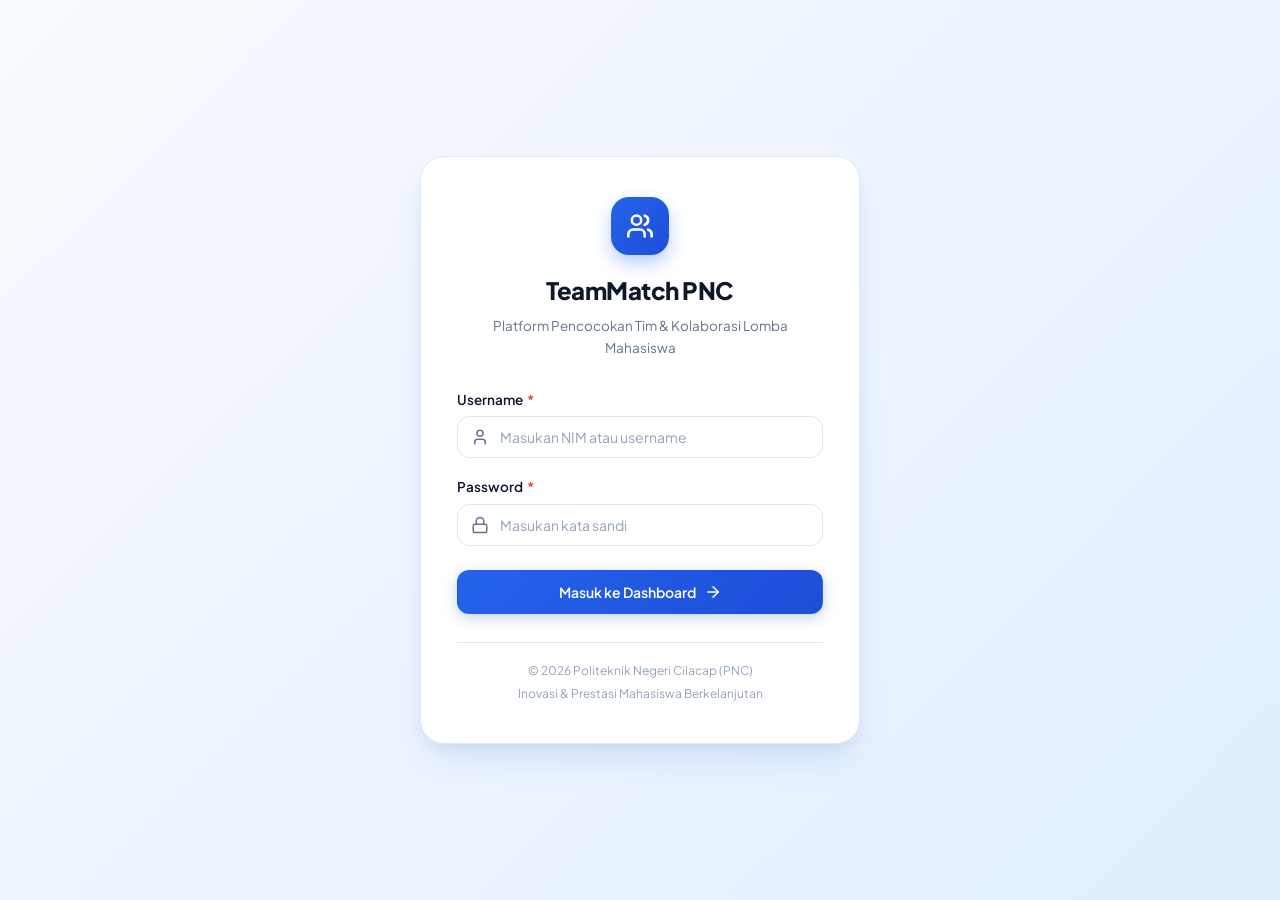
<file: index.html>
<!doctype html>
<html lang="id">
  <head>
    <meta charset="UTF-8" />
    <meta name="viewport" content="width=device-width, initial-scale=1.0" />
    <title>Login - TeamMatch PNC</title>
    <!-- Google Fonts & External Stylesheet -->
    <link rel="preconnect" href="https://fonts.googleapis.com" />
    <link rel="preconnect" href="https://fonts.gstatic.com" crossorigin />
    <link
      href="https://fonts.googleapis.com/css2?family=Plus+Jakarta+Sans:wght@400;500;600;700;800&display=swap"
      rel="stylesheet"
    />
    <link rel="stylesheet" href="style.css" />
  </head>
  <body>
    <div class="auth-wrapper">
      <div class="auth-card">
        <!-- Logo & Header -->
        <div class="auth-header">
          <div class="auth-logo-badge">
            <svg
              xmlns="http://www.w3.org/2000/svg"
              width="28"
              height="28"
              viewBox="0 0 24 24"
              fill="none"
              stroke="currentColor"
              stroke-width="2.2"
              stroke-linecap="round"
              stroke-linejoin="round"
            >
              <path d="M16 21v-2a4 4 0 0 0-4-4H6a4 4 0 0 0-4 4v2" />
              <circle cx="9" cy="7" r="4" />
              <path d="M22 21v-2a4 4 0 0 0-3-3.87" />
              <path d="M16 3.13a4 4 0 0 1 0 7.75" />
            </svg>
          </div>
          <h1 class="auth-title">TeamMatch <span>PNC</span></h1>
          <p class="auth-subtitle">
            Platform Pencocokan Tim & Kolaborasi Lomba Mahasiswa
          </p>
        </div>

        <!-- Form Login -->
        <form action="dashboard.html" method="get">
          <div class="form-group" style="margin-bottom: 18px;">
            <label class="form-label" for="username">
              Username <span class="req-star">*</span>
            </label>
            <div class="input-wrapper">
              <span class="input-icon">
                <svg
                  xmlns="http://www.w3.org/2000/svg"
                  width="18"
                  height="18"
                  viewBox="0 0 24 24"
                  fill="none"
                  stroke="currentColor"
                  stroke-width="2"
                  stroke-linecap="round"
                  stroke-linejoin="round"
                >
                  <path d="M19 21v-2a4 4 0 0 0-4-4H9a4 4 0 0 0-4 4v2" />
                  <circle cx="12" cy="7" r="4" />
                </svg>
              </span>
              <input
                id="username"
                class="form-control has-icon"
                type="text"
                name="username"
                placeholder="Masukan NIM atau username"
                required
              />
            </div>
          </div>

          <div class="form-group" style="margin-bottom: 24px;">
            <label class="form-label" for="password">
              Password <span class="req-star">*</span>
            </label>
            <div class="input-wrapper">
              <span class="input-icon">
                <svg
                  xmlns="http://www.w3.org/2000/svg"
                  width="18"
                  height="18"
                  viewBox="0 0 24 24"
                  fill="none"
                  stroke="currentColor"
                  stroke-width="2"
                  stroke-linecap="round"
                  stroke-linejoin="round"
                >
                  <rect width="18" height="11" x="3" y="11" rx="2" ry="2" />
                  <path d="M7 11V7a5 5 0 0 1 10 0v4" />
                </svg>
              </span>
              <input
                id="password"
                class="form-control has-icon"
                type="password"
                name="password"
                placeholder="Masukan kata sandi"
                required
              />
            </div>
          </div>

          <button type="submit" class="btn btn-primary btn-block">
            <span>Masuk ke Dashboard</span>
            <svg
              xmlns="http://www.w3.org/2000/svg"
              width="18"
              height="18"
              viewBox="0 0 24 24"
              fill="none"
              stroke="currentColor"
              stroke-width="2"
              stroke-linecap="round"
              stroke-linejoin="round"
            >
              <path d="M5 12h14" />
              <path d="m12 5 7 7-7 7" />
            </svg>
          </button>
        </form>

        <!-- Footer -->
        <div class="auth-footer">
          <p>© 2026 Politeknik Negeri Cilacap (PNC)</p>
          <p style="margin-top: 4px; color: var(--text-light);">
            Inovasi & Prestasi Mahasiswa Berkelanjutan
          </p>
        </div>
      </div>
    </div>
  </body>
</html>
</file>
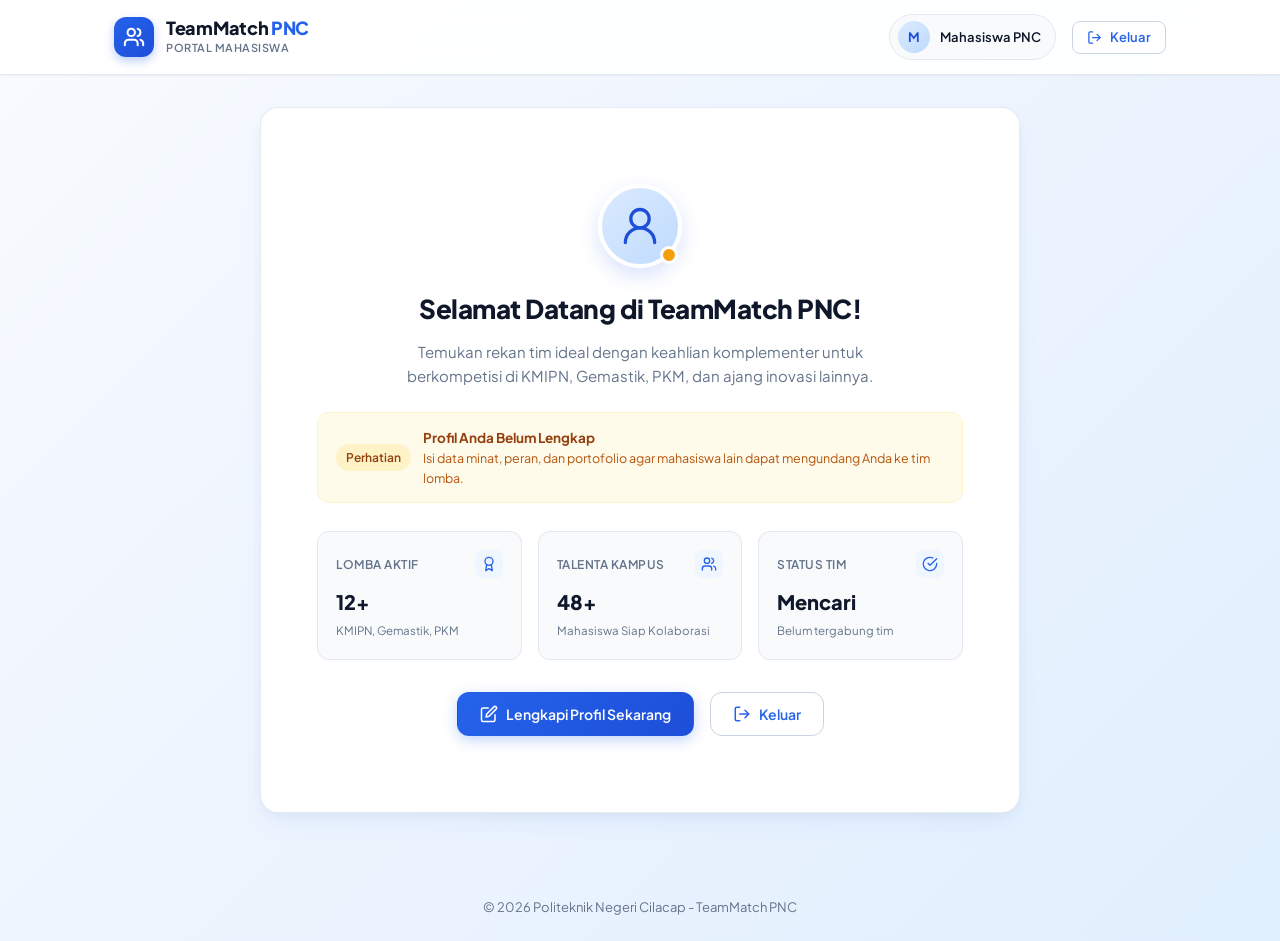
<file: dashboard.html>
<!doctype html>
<html lang="id">
  <head>
    <meta charset="UTF-8" />
    <meta name="viewport" content="width=device-width, initial-scale=1.0" />
    <title>Dashboard - TeamMatch PNC</title>
    <!-- Google Fonts & External Stylesheet -->
    <link rel="preconnect" href="https://fonts.googleapis.com" />
    <link rel="preconnect" href="https://fonts.gstatic.com" crossorigin />
    <link
      href="https://fonts.googleapis.com/css2?family=Plus+Jakarta+Sans:wght@400;500;600;700;800&display=swap"
      rel="stylesheet"
    />
    <link rel="stylesheet" href="style.css" />
  </head>
  <body>
    <div class="page-wrapper">
      <!-- Navbar -->
      <header class="navbar">
        <div class="nav-container">
          <a href="dashboard.html" class="nav-brand">
            <div class="brand-icon-box">
              <svg
                xmlns="http://www.w3.org/2000/svg"
                width="22"
                height="22"
                viewBox="0 0 24 24"
                fill="none"
                stroke="currentColor"
                stroke-width="2.2"
                stroke-linecap="round"
                stroke-linejoin="round"
              >
                <path d="M16 21v-2a4 4 0 0 0-4-4H6a4 4 0 0 0-4 4v2" />
                <circle cx="9" cy="7" r="4" />
                <path d="M22 21v-2a4 4 0 0 0-3-3.87" />
                <path d="M16 3.13a4 4 0 0 1 0 7.75" />
              </svg>
            </div>
            <div class="brand-text-wrap">
              <span class="brand-title">TeamMatch <span>PNC</span></span>
              <span class="brand-subtitle">Portal Mahasiswa</span>
            </div>
          </a>

          <div class="nav-actions">
            <div class="user-pill">
              <div class="user-avatar-sm">M</div>
              <span class="user-name-sm">Mahasiswa PNC</span>
            </div>
            <a href="index.html" class="btn btn-outline btn-sm">
              <svg
                xmlns="http://www.w3.org/2000/svg"
                width="15"
                height="15"
                viewBox="0 0 24 24"
                fill="none"
                stroke="currentColor"
                stroke-width="2"
                stroke-linecap="round"
                stroke-linejoin="round"
              >
                <path d="M9 21H5a2 2 0 0 1-2-2V5a2 2 0 0 1 2-2h4" />
                <polyline points="16 17 21 12 16 7" />
                <line x1="21" x2="9" y1="12" y2="12" />
              </svg>
              <span>Keluar</span>
            </a>
          </div>
        </div>
      </header>

      <!-- Main Content -->
      <main class="main-content">
        <div class="container-medium">
          <div class="card">
            <div class="welcome-hero">
              <!-- Avatar Hero -->
              <div class="avatar-large-wrap">
                <div class="avatar-large">
                  <svg
                    xmlns="http://www.w3.org/2000/svg"
                    width="44"
                    height="44"
                    viewBox="0 0 24 24"
                    fill="none"
                    stroke="currentColor"
                    stroke-width="1.8"
                    stroke-linecap="round"
                    stroke-linejoin="round"
                  >
                    <circle cx="12" cy="8" r="5" />
                    <path d="M20 21a8 8 0 0 0-16 0" />
                  </svg>
                </div>
                <span class="status-dot" title="Perlu melengkapi profil"></span>
              </div>

              <!-- Greeting -->
              <h1 class="hero-title">Selamat Datang di TeamMatch PNC!</h1>
              <p class="hero-subtitle">
                Temukan rekan tim ideal dengan keahlian komplementer untuk
                berkompetisi di KMIPN, Gemastik, PKM, dan ajang inovasi lainnya.
              </p>

              <!-- Status Alert Banner -->
              <div class="status-banner">
                <div class="status-banner-left">
                  <span class="badge badge-warning">Perhatian</span>
                  <div>
                    <div class="status-banner-title">
                      Profil Anda Belum Lengkap
                    </div>
                    <div class="status-banner-desc">
                      Isi data minat, peran, dan portofolio agar mahasiswa lain
                      dapat mengundang Anda ke tim lomba.
                    </div>
                  </div>
                </div>
              </div>

              <!-- Feature / Stat Highlight Cards -->
              <div class="dashboard-stats-grid">
                <div class="stat-card">
                  <div class="stat-card-header">
                    <span class="stat-card-title">Lomba Aktif</span>
                    <span class="stat-card-icon">
                      <svg
                        xmlns="http://www.w3.org/2000/svg"
                        width="16"
                        height="16"
                        viewBox="0 0 24 24"
                        fill="none"
                        stroke="currentColor"
                        stroke-width="2"
                        stroke-linecap="round"
                        stroke-linejoin="round"
                      >
                        <circle cx="12" cy="8" r="6" />
                        <path d="M15.477 12.89 17 22l-5-3-5 3 1.523-9.11" />
                      </svg>
                    </span>
                  </div>
                  <div class="stat-card-value">12+</div>
                  <div class="stat-card-sub">KMIPN, Gemastik, PKM</div>
                </div>

                <div class="stat-card">
                  <div class="stat-card-header">
                    <span class="stat-card-title">Talenta Kampus</span>
                    <span class="stat-card-icon">
                      <svg
                        xmlns="http://www.w3.org/2000/svg"
                        width="16"
                        height="16"
                        viewBox="0 0 24 24"
                        fill="none"
                        stroke="currentColor"
                        stroke-width="2"
                        stroke-linecap="round"
                        stroke-linejoin="round"
                      >
                        <path d="M16 21v-2a4 4 0 0 0-4-4H6a4 4 0 0 0-4 4v2" />
                        <circle cx="9" cy="7" r="4" />
                        <path d="M22 21v-2a4 4 0 0 0-3-3.87" />
                        <path d="M16 3.13a4 4 0 0 1 0 7.75" />
                      </svg>
                    </span>
                  </div>
                  <div class="stat-card-value">48+</div>
                  <div class="stat-card-sub">Mahasiswa Siap Kolaborasi</div>
                </div>

                <div class="stat-card">
                  <div class="stat-card-header">
                    <span class="stat-card-title">Status Tim</span>
                    <span class="stat-card-icon">
                      <svg
                        xmlns="http://www.w3.org/2000/svg"
                        width="16"
                        height="16"
                        viewBox="0 0 24 24"
                        fill="none"
                        stroke="currentColor"
                        stroke-width="2"
                        stroke-linecap="round"
                        stroke-linejoin="round"
                      >
                        <path d="M22 11.08V12a10 10 0 1 1-5.93-9.14" />
                        <polyline points="22 4 12 14.01 9 11.01" />
                      </svg>
                    </span>
                  </div>
                  <div class="stat-card-value">Mencari</div>
                  <div class="stat-card-sub">Belum tergabung tim</div>
                </div>
              </div>

              <!-- Action Buttons -->
              <div class="dashboard-cta-row">
                <form action="profilMahasiswa.html" method="get" style="display: inline;">
                  <button type="submit" class="btn btn-primary">
                    <svg
                      xmlns="http://www.w3.org/2000/svg"
                      width="18"
                      height="18"
                      viewBox="0 0 24 24"
                      fill="none"
                      stroke="currentColor"
                      stroke-width="2"
                      stroke-linecap="round"
                      stroke-linejoin="round"
                    >
                      <path d="M11 4H4a2 2 0 0 0-2 2v14a2 2 0 0 0 2 2h14a2 2 0 0 0 2-2v-7" />
                      <path d="M18.5 2.5a2.121 2.121 0 0 1 3 3L12 15l-4 1 1-4 9.5-9.5z" />
                    </svg>
                    <span>Lengkapi Profil Sekarang</span>
                  </button>
                </form>

                <form action="index.html" method="get" style="display: inline;">
                  <button type="submit" class="btn btn-outline">
                    <svg
                      xmlns="http://www.w3.org/2000/svg"
                      width="18"
                      height="18"
                      viewBox="0 0 24 24"
                      fill="none"
                      stroke="currentColor"
                      stroke-width="2"
                      stroke-linecap="round"
                      stroke-linejoin="round"
                    >
                      <path d="M9 21H5a2 2 0 0 1-2-2V5a2 2 0 0 1 2-2h4" />
                      <polyline points="16 17 21 12 16 7" />
                      <line x1="21" x2="9" y1="12" y2="12" />
                    </svg>
                    <span>Keluar</span>
                  </button>
                </form>
              </div>
            </div>
          </div>
        </div>
      </main>

      <!-- Footer -->
      <footer class="page-footer">
        <p>© 2026 Politeknik Negeri Cilacap - TeamMatch PNC</p>
      </footer>
    </div>
  </body>
</html>
</file>
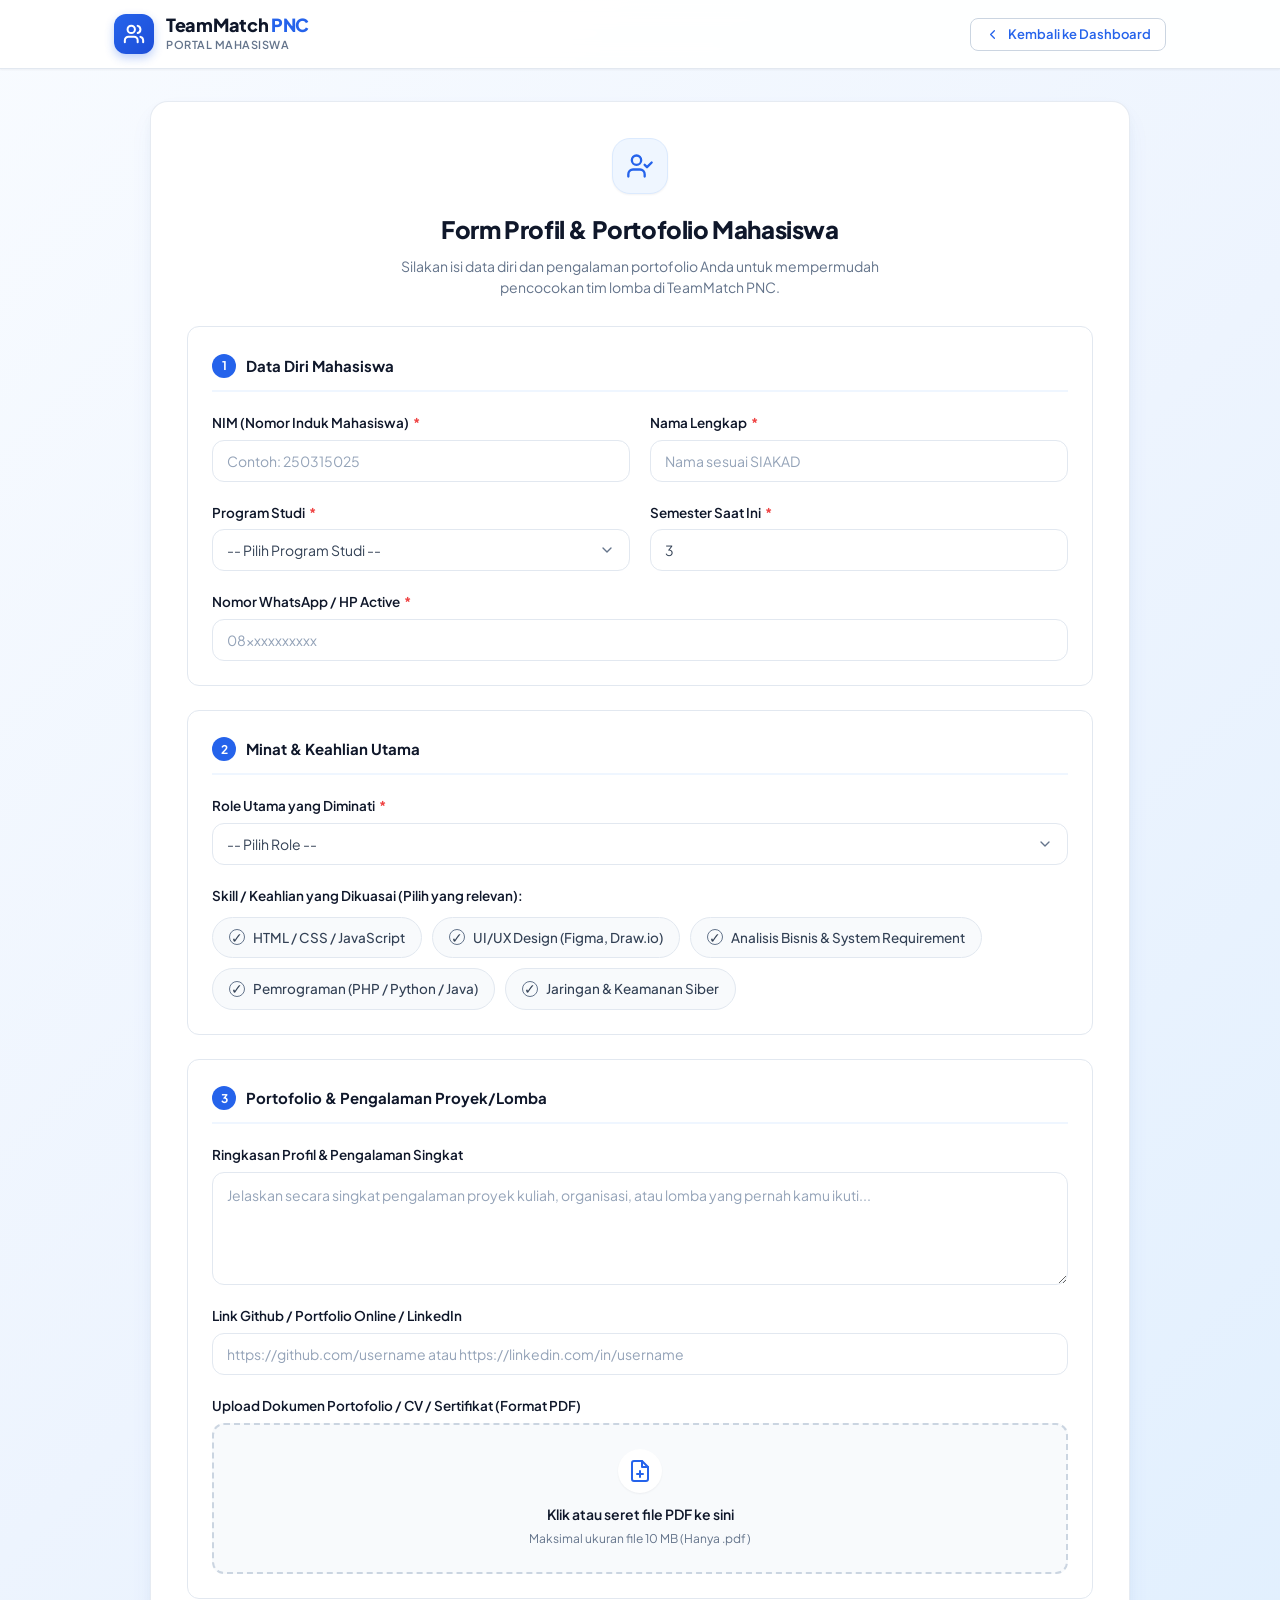
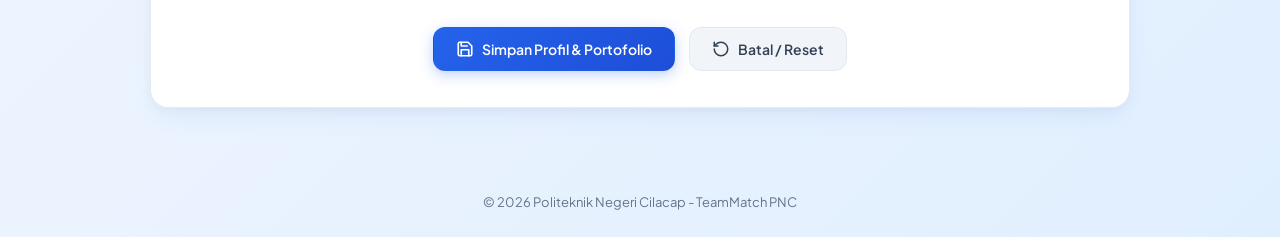
<file: profilMahasiswa.html>
<!doctype html>
<html lang="id">
  <head>
    <meta charset="UTF-8" />
    <meta name="viewport" content="width=device-width, initial-scale=1.0" />
    <title>TeamMatch - Profil & Portofolio Mahasiswa</title>
    <!-- Google Fonts & External Stylesheet -->
    <link rel="preconnect" href="https://fonts.googleapis.com" />
    <link rel="preconnect" href="https://fonts.gstatic.com" crossorigin />
    <link
      href="https://fonts.googleapis.com/css2?family=Plus+Jakarta+Sans:wght@400;500;600;700;800&display=swap"
      rel="stylesheet"
    />
    <link rel="stylesheet" href="style.css" />
  </head>
  <body>
    <div class="page-wrapper">
      <!-- Navbar -->
      <header class="navbar">
        <div class="nav-container">
          <a href="dashboard.html" class="nav-brand">
            <div class="brand-icon-box">
              <svg
                xmlns="http://www.w3.org/2000/svg"
                width="22"
                height="22"
                viewBox="0 0 24 24"
                fill="none"
                stroke="currentColor"
                stroke-width="2.2"
                stroke-linecap="round"
                stroke-linejoin="round"
              >
                <path d="M16 21v-2a4 4 0 0 0-4-4H6a4 4 0 0 0-4 4v2" />
                <circle cx="9" cy="7" r="4" />
                <path d="M22 21v-2a4 4 0 0 0-3-3.87" />
                <path d="M16 3.13a4 4 0 0 1 0 7.75" />
              </svg>
            </div>
            <div class="brand-text-wrap">
              <span class="brand-title">TeamMatch <span>PNC</span></span>
              <span class="brand-subtitle">Portal Mahasiswa</span>
            </div>
          </a>

          <div class="nav-actions">
            <a href="dashboard.html" class="btn btn-outline btn-sm">
              <svg
                xmlns="http://www.w3.org/2000/svg"
                width="15"
                height="15"
                viewBox="0 0 24 24"
                fill="none"
                stroke="currentColor"
                stroke-width="2"
                stroke-linecap="round"
                stroke-linejoin="round"
              >
                <path d="m15 18-6-6 6-6" />
              </svg>
              <span>Kembali ke Dashboard</span>
            </a>
          </div>
        </div>
      </header>

      <!-- Main Form Content -->
      <main class="main-content">
        <div class="container-wide">
          <div class="card">
            <div class="card-header">
              <div class="card-icon-badge">
                <svg
                  xmlns="http://www.w3.org/2000/svg"
                  width="28"
                  height="28"
                  viewBox="0 0 24 24"
                  fill="none"
                  stroke="currentColor"
                  stroke-width="2"
                  stroke-linecap="round"
                  stroke-linejoin="round"
                >
                  <path d="M16 21v-2a4 4 0 0 0-4-4H6a4 4 0 0 0-4 4v2" />
                  <circle cx="9" cy="7" r="4" />
                  <polyline points="16 11 18 13 22 9" />
                </svg>
              </div>
              <h1 class="card-title">Form Profil & Portofolio Mahasiswa</h1>
              <p class="card-desc">
                Silakan isi data diri dan pengalaman portofolio Anda untuk
                mempermudah pencocokan tim lomba di TeamMatch PNC.
              </p>
            </div>

            <!-- Form -->
            <form action="dashboard.html" method="get">
              <!-- Section 1: Data Diri Mahasiswa -->
              <div class="form-section">
                <div class="section-legend">
                  <span class="legend-number">1</span>
                  <span>Data Diri Mahasiswa</span>
                </div>

                <div class="form-grid">
                  <div class="form-group">
                    <label class="form-label" for="nim">
                      NIM (Nomor Induk Mahasiswa) <span class="req-star">*</span>
                    </label>
                    <input
                      id="nim"
                      class="form-control"
                      type="text"
                      name="nim"
                      placeholder="Contoh: 250315025"
                      required
                    />
                  </div>

                  <div class="form-group">
                    <label class="form-label" for="nama">
                      Nama Lengkap <span class="req-star">*</span>
                    </label>
                    <input
                      id="nama"
                      class="form-control"
                      type="text"
                      name="nama"
                      placeholder="Nama sesuai SIAKAD"
                      required
                    />
                  </div>

                  <div class="form-group">
                    <label class="form-label" for="prodi">
                      Program Studi <span class="req-star">*</span>
                    </label>
                    <select id="prodi" class="form-control" name="prodi" required>
                      <option value="">-- Pilih Program Studi --</option>
                      <option value="D4 TRPL">D4 Rekayasa Perangkat Lunak</option>
                      <option value="D4 RKS">D4 Rekayasa Keamanan Siber</option>
                      <option value="D3 TI">D3 Teknik Informatika</option>
                      <option value="D3 Akuntansi">D3 Akuntansi</option>
                      <option value="Lainnya">Lainnya</option>
                    </select>
                  </div>

                  <div class="form-group">
                    <label class="form-label" for="semester">
                      Semester Saat Ini <span class="req-star">*</span>
                    </label>
                    <input
                      id="semester"
                      class="form-control"
                      type="number"
                      name="semester"
                      min="1"
                      max="8"
                      value="3"
                      required
                    />
                  </div>

                  <div class="form-group form-col-full">
                    <label class="form-label" for="no_hp">
                      Nomor WhatsApp / HP Active <span class="req-star">*</span>
                    </label>
                    <input
                      id="no_hp"
                      class="form-control"
                      type="tel"
                      name="no_hp"
                      placeholder="08xxxxxxxxxx"
                      required
                    />
                  </div>
                </div>
              </div>

              <!-- Section 2: Minat & Keahlian Utama -->
              <div class="form-section">
                <div class="section-legend">
                  <span class="legend-number">2</span>
                  <span>Minat & Keahlian Utama</span>
                </div>

                <div class="form-grid">
                  <div class="form-group form-col-full">
                    <label class="form-label" for="role_minat">
                      Role Utama yang Diminati <span class="req-star">*</span>
                    </label>
                    <select
                      id="role_minat"
                      class="form-control"
                      name="role_minat"
                      required
                    >
                      <option value="">-- Pilih Role --</option>
                      <option value="Business Analyst">Business Analyst</option>
                      <option value="UI/UX Designer">UI/UX Designer</option>
                      <option value="Frontend Developer">Frontend Developer</option>
                      <option value="Backend Developer">Backend Developer</option>
                      <option value="Cyber Security Specialist">
                        Cyber Security Specialist
                      </option>
                      <option value="Technical Writer / KTI">
                        Technical Writer / KTI
                      </option>
                    </select>
                  </div>

                  <div class="form-group form-col-full">
                    <label class="form-label">
                      Skill / Keahlian yang Dikuasai (Pilih yang relevan):
                    </label>
                    <div class="skills-pills-wrap">
                      <div class="skill-pill-item">
                        <input
                          type="checkbox"
                          id="skill-html"
                          name="skills[]"
                          value="HTML/CSS"
                        />
                        <label class="skill-pill-label" for="skill-html">
                          <span class="skill-check-icon">✓</span>
                          <span>HTML / CSS / JavaScript</span>
                        </label>
                      </div>

                      <div class="skill-pill-item">
                        <input
                          type="checkbox"
                          id="skill-figma"
                          name="skills[]"
                          value="Figma"
                        />
                        <label class="skill-pill-label" for="skill-figma">
                          <span class="skill-check-icon">✓</span>
                          <span>UI/UX Design (Figma, Draw.io)</span>
                        </label>
                      </div>

                      <div class="skill-pill-item">
                        <input
                          type="checkbox"
                          id="skill-ba"
                          name="skills[]"
                          value="Business Analysis"
                        />
                        <label class="skill-pill-label" for="skill-ba">
                          <span class="skill-check-icon">✓</span>
                          <span>Analisis Bisnis & System Requirement</span>
                        </label>
                      </div>

                      <div class="skill-pill-item">
                        <input
                          type="checkbox"
                          id="skill-prog"
                          name="skills[]"
                          value="Python/PHP"
                        />
                        <label class="skill-pill-label" for="skill-prog">
                          <span class="skill-check-icon">✓</span>
                          <span>Pemrograman (PHP / Python / Java)</span>
                        </label>
                      </div>

                      <div class="skill-pill-item">
                        <input
                          type="checkbox"
                          id="skill-sec"
                          name="skills[]"
                          value="Networking/Security"
                        />
                        <label class="skill-pill-label" for="skill-sec">
                          <span class="skill-check-icon">✓</span>
                          <span>Jaringan & Keamanan Siber</span>
                        </label>
                      </div>
                    </div>
                  </div>
                </div>
              </div>

              <!-- Section 3: Portofolio & Pengalaman -->
              <div class="form-section">
                <div class="section-legend">
                  <span class="legend-number">3</span>
                  <span>Portofolio & Pengalaman Proyek/Lomba</span>
                </div>

                <div class="form-grid">
                  <div class="form-group form-col-full">
                    <label class="form-label" for="deskripsi_diri">
                      Ringkasan Profil & Pengalaman Singkat
                    </label>
                    <textarea
                      id="deskripsi_diri"
                      class="form-control"
                      name="deskripsi_diri"
                      rows="4"
                      placeholder="Jelaskan secara singkat pengalaman proyek kuliah, organisasi, atau lomba yang pernah kamu ikuti..."
                    ></textarea>
                  </div>

                  <div class="form-group form-col-full">
                    <label class="form-label" for="link_github">
                      Link Github / Portfolio Online / LinkedIn
                    </label>
                    <input
                      id="link_github"
                      class="form-control"
                      type="url"
                      name="link_github"
                      placeholder="https://github.com/username atau https://linkedin.com/in/username"
                    />
                  </div>

                  <div class="form-group form-col-full">
                    <label class="form-label">
                      Upload Dokumen Portofolio / CV / Sertifikat (Format PDF)
                    </label>
                    <div class="file-upload-box" id="fileUploadContainer">
                      <div class="file-upload-icon">
                        <svg
                          xmlns="http://www.w3.org/2000/svg"
                          width="24"
                          height="24"
                          viewBox="0 0 24 24"
                          fill="none"
                          stroke="currentColor"
                          stroke-width="2"
                          stroke-linecap="round"
                          stroke-linejoin="round"
                        >
                          <path
                            d="M14 2H6a2 2 0 0 0-2 2v16a2 2 0 0 0 2 2h12a2 2 0 0 0 2-2V8z"
                          />
                          <polyline points="14 2 14 8 20 8" />
                          <line x1="12" y1="18" x2="12" y2="12" />
                          <line x1="9" y1="15" x2="15" y2="15" />
                        </svg>
                      </div>
                      <div class="file-upload-text" id="fileUploadLabel">
                        Klik atau seret file PDF ke sini
                      </div>
                      <div class="file-upload-hint">
                        Maksimal ukuran file 10 MB (Hanya .pdf)
                      </div>
                      <input
                        type="file"
                        name="file_cv"
                        id="file_cv"
                        accept=".pdf"
                        class="file-upload-input"
                        onchange="handleFileSelect(this)"
                      />
                    </div>
                  </div>
                </div>
              </div>

              <!-- Form Action Buttons -->
              <div class="form-actions">
                <button type="submit" class="btn btn-primary">
                  <svg
                    xmlns="http://www.w3.org/2000/svg"
                    width="18"
                    height="18"
                    viewBox="0 0 24 24"
                    fill="none"
                    stroke="currentColor"
                    stroke-width="2.2"
                    stroke-linecap="round"
                    stroke-linejoin="round"
                  >
                    <path d="M19 21H5a2 2 0 0 1-2-2V5a2 2 0 0 1 2-2h11l5 5v11a2 2 0 0 1-2 2z" />
                    <polyline points="17 21 17 13 7 13 7 21" />
                    <polyline points="7 3 7 8 15 8" />
                  </svg>
                  <span>Simpan Profil & Portofolio</span>
                </button>

                <button type="reset" class="btn btn-secondary">
                  <svg
                    xmlns="http://www.w3.org/2000/svg"
                    width="18"
                    height="18"
                    viewBox="0 0 24 24"
                    fill="none"
                    stroke="currentColor"
                    stroke-width="2"
                    stroke-linecap="round"
                    stroke-linejoin="round"
                  >
                    <path d="M3 12a9 9 0 1 0 9-9 9.75 9.75 0 0 0-6.74 2.74L3 8" />
                    <path d="M3 3v5h5" />
                  </svg>
                  <span>Batal / Reset</span>
                </button>
              </div>
            </form>
          </div>
        </div>
      </main>

      <!-- Footer -->
      <footer class="page-footer">
        <p>© 2026 Politeknik Negeri Cilacap - TeamMatch PNC</p>
      </footer>
    </div>

    <!-- Small UI Helper for File Upload Feedback -->
    <script>
      function handleFileSelect(input) {
        const label = document.getElementById('fileUploadLabel');
        if (input.files && input.files.length > 0) {
          label.innerHTML = '<strong>' + input.files[0].name + '</strong> (' + (input.files[0].size / 1024).toFixed(1) + ' KB)';
          label.style.color = '#2563eb';
        } else {
          label.textContent = 'Klik atau seret file PDF ke sini';
          label.style.color = '';
        }
      }
    </script>
  </body>
</html>
</file>
<file: style.css>
/* ===================================================================
   TeamMatch PNC - Sistem Desain & Stylesheet Terpadu
   Palet Warna: Putih & Biru (Modern, Bersih, Profesional)
   =================================================================== */

@import url('https://fonts.googleapis.com/css2?family=Plus+Jakarta+Sans:wght@400;500;600;700;800&display=swap');

/* --- 1. DESIGN TOKENS (CSS VARIABLES) --- */
:root {
  /* Brand Blue Palette */
  --primary-blue: #2563eb;
  --primary-blue-dark: #1d4ed8;
  --primary-blue-light: #3b82f6;
  --primary-blue-soft: #eff6ff;
  --primary-blue-hover: #1e40af;
  
  /* Slate & Navy Neutrals */
  --navy-slate: #0f172a;
  --navy-subtle: #1e293b;
  --text-body: #334155;
  --text-muted: #64748b;
  --text-light: #94a3b8;
  
  /* Backgrounds */
  --bg-body: #f0f7ff;
  --bg-body-gradient: linear-gradient(135deg, #f8fbff 0%, #edf4fe 50%, #e0effe 100%);
  --bg-card: #ffffff;
  --bg-card-subtle: #f8fafc;
  --bg-card-hover: #f1f5f9;
  
  /* Borders */
  --border-color: #e2e8f0;
  --border-focus: #3b82f6;
  --border-hover: #cbd5e1;
  
  /* Badges & Status */
  --badge-blue-bg: #dbeafe;
  --badge-blue-text: #1e40af;
  --badge-warning-bg: #fef3c7;
  --badge-warning-text: #92400e;
  --badge-success-bg: #dcfce7;
  --badge-success-text: #166534;
  
  /* Shadows */
  --shadow-sm: 0 1px 2px 0 rgba(15, 23, 42, 0.05);
  --shadow-md: 0 4px 6px -1px rgba(15, 23, 42, 0.08), 0 2px 4px -2px rgba(15, 23, 42, 0.04);
  --shadow-lg: 0 12px 28px -6px rgba(37, 99, 235, 0.08), 0 4px 12px -2px rgba(15, 23, 42, 0.04);
  --shadow-xl: 0 20px 35px -8px rgba(37, 99, 235, 0.12), 0 8px 16px -4px rgba(15, 23, 42, 0.06);
  --shadow-glow: 0 0 24px rgba(37, 99, 235, 0.22);
  
  /* Radii */
  --radius-sm: 8px;
  --radius-md: 12px;
  --radius-lg: 18px;
  --radius-xl: 24px;
  --radius-full: 9999px;
  
  /* Transition */
  --transition: all 0.25s cubic-bezier(0.16, 1, 0.3, 1);
}

/* --- 2. CSS RESET & GLOBAL BASE --- */
*, *::before, *::after {
  box-sizing: border-box;
  margin: 0;
  padding: 0;
}

html {
  font-size: 16px;
  scroll-behavior: smooth;
}

body {
  font-family: 'Plus Jakarta Sans', -apple-system, BlinkMacSystemFont, 'Segoe UI', Roboto, Helvetica, Arial, sans-serif;
  color: var(--text-body);
  background: var(--bg-body-gradient);
  min-height: 100vh;
  line-height: 1.6;
  -webkit-font-smoothing: antialiased;
  -moz-osx-font-smoothing: grayscale;
}

a {
  color: var(--primary-blue);
  text-decoration: none;
  transition: var(--transition);
}

a:hover {
  color: var(--primary-blue-dark);
}

img, svg {
  vertical-align: middle;
}

/* --- 3. LAYOUT & CONTAINERS --- */
.page-wrapper {
  min-height: 100vh;
  display: flex;
  flex-direction: column;
}

.main-content {
  flex: 1;
  padding: 32px 20px 60px;
}

.container-narrow {
  width: 100%;
  max-width: 480px;
  margin: 0 auto;
}

.container-medium {
  width: 100%;
  max-width: 760px;
  margin: 0 auto;
}

.container-wide {
  width: 100%;
  max-width: 980px;
  margin: 0 auto;
}

/* --- 4. TOP NAVIGATION BAR --- */
.navbar {
  background: rgba(255, 255, 255, 0.92);
  backdrop-filter: blur(12px);
  -webkit-backdrop-filter: blur(12px);
  border-bottom: 1px solid var(--border-color);
  position: sticky;
  top: 0;
  z-index: 100;
  box-shadow: var(--shadow-sm);
}

.nav-container {
  max-width: 1100px;
  margin: 0 auto;
  padding: 14px 24px;
  display: flex;
  align-items: center;
  justify-content: space-between;
}

.nav-brand {
  display: flex;
  align-items: center;
  gap: 12px;
  text-decoration: none;
}

.brand-icon-box {
  width: 40px;
  height: 40px;
  background: linear-gradient(135deg, var(--primary-blue), var(--primary-blue-dark));
  border-radius: var(--radius-md);
  display: flex;
  align-items: center;
  justify-content: center;
  color: #ffffff;
  box-shadow: 0 4px 10px rgba(37, 99, 235, 0.3);
}

.brand-text-wrap {
  display: flex;
  flex-direction: column;
}

.brand-title {
  font-size: 18px;
  font-weight: 800;
  color: var(--navy-slate);
  letter-spacing: -0.3px;
  line-height: 1.2;
}

.brand-title span {
  color: var(--primary-blue);
}

.brand-subtitle {
  font-size: 11px;
  font-weight: 600;
  color: var(--text-muted);
  letter-spacing: 0.5px;
  text-transform: uppercase;
}

.nav-actions {
  display: flex;
  align-items: center;
  gap: 16px;
}

.user-pill {
  display: flex;
  align-items: center;
  gap: 10px;
  background: var(--bg-card-subtle);
  border: 1px solid var(--border-color);
  padding: 6px 14px 6px 8px;
  border-radius: var(--radius-full);
}

.user-avatar-sm {
  width: 32px;
  height: 32px;
  background: linear-gradient(135deg, var(--badge-blue-bg), #bfdbfe);
  color: var(--primary-blue-dark);
  border-radius: var(--radius-full);
  display: flex;
  align-items: center;
  justify-content: center;
  font-weight: 700;
  font-size: 13px;
}

.user-name-sm {
  font-size: 13px;
  font-weight: 600;
  color: var(--navy-slate);
}

/* --- 5. CARDS & SECTIONS --- */
.card {
  background: var(--bg-card);
  border-radius: var(--radius-lg);
  border: 1px solid rgba(226, 232, 240, 0.85);
  box-shadow: var(--shadow-lg);
  padding: 36px;
  position: relative;
  overflow: hidden;
  animation: fadeIn 0.35s ease-out;
}

.card-header {
  margin-bottom: 28px;
  text-align: center;
}

.card-icon-badge {
  width: 56px;
  height: 56px;
  margin: 0 auto 16px;
  background: var(--primary-blue-soft);
  border: 1px solid var(--badge-blue-bg);
  color: var(--primary-blue);
  border-radius: var(--radius-lg);
  display: flex;
  align-items: center;
  justify-content: center;
  box-shadow: var(--shadow-sm);
}

.card-title {
  font-size: 24px;
  font-weight: 800;
  color: var(--navy-slate);
  letter-spacing: -0.4px;
  margin-bottom: 8px;
}

.card-desc {
  font-size: 14px;
  color: var(--text-muted);
  line-height: 1.5;
  max-width: 540px;
  margin: 0 auto;
}

/* --- 6. FORM STYLING --- */
.form-section {
  background: #ffffff;
  border: 1px solid var(--border-color);
  border-radius: var(--radius-md);
  padding: 24px;
  margin-bottom: 24px;
  position: relative;
  transition: var(--transition);
}

.form-section:hover {
  border-color: #cbd5e1;
}

.section-legend {
  display: inline-flex;
  align-items: center;
  gap: 10px;
  font-size: 15px;
  font-weight: 700;
  color: var(--navy-slate);
  margin-bottom: 20px;
  padding-bottom: 12px;
  border-bottom: 2px solid var(--primary-blue-soft);
  width: 100%;
}

.legend-number {
  width: 24px;
  height: 24px;
  background: var(--primary-blue);
  color: #ffffff;
  font-size: 12px;
  font-weight: 700;
  border-radius: var(--radius-full);
  display: inline-flex;
  align-items: center;
  justify-content: center;
}

.form-grid {
  display: grid;
  grid-template-columns: repeat(2, 1fr);
  gap: 20px;
}

.form-col-full {
  grid-column: 1 / -1;
}

.form-group {
  display: flex;
  flex-direction: column;
  gap: 6px;
}

.form-label {
  font-size: 13.5px;
  font-weight: 600;
  color: var(--navy-slate);
  display: flex;
  align-items: center;
  gap: 4px;
}

.req-star {
  color: #ef4444;
  font-weight: 700;
}

.input-wrapper {
  position: relative;
  display: flex;
  align-items: center;
}

.input-icon {
  position: absolute;
  left: 14px;
  color: var(--text-muted);
  pointer-events: none;
  display: flex;
  align-items: center;
}

.form-control {
  width: 100%;
  padding: 11px 14px;
  font-family: inherit;
  font-size: 14px;
  color: var(--text-body);
  background-color: #ffffff;
  border: 1.5px solid var(--border-color);
  border-radius: var(--radius-md);
  transition: var(--transition);
  outline: none;
}

.form-control.has-icon {
  padding-left: 42px;
}

.form-control:focus {
  border-color: var(--border-focus);
  box-shadow: 0 0 0 4px rgba(37, 99, 235, 0.14);
}

.form-control::placeholder {
  color: var(--text-light);
  font-weight: 400;
}

select.form-control {
  appearance: none;
  -webkit-appearance: none;
  background-image: url("data:image/svg+xml,%3Csvg xmlns='http://www.w3.org/2000/svg' width='16' height='16' viewBox='0 0 24 24' fill='none' stroke='%2364748b' stroke-width='2' stroke-linecap='round' stroke-linejoin='round'%3E%3Cpath d='m6 9 6 6 6-6'/%3E%3C/svg%3E");
  background-repeat: no-repeat;
  background-position: right 14px center;
  padding-right: 40px;
  cursor: pointer;
}

textarea.form-control {
  resize: vertical;
  min-height: 110px;
  line-height: 1.6;
}

/* Checkbox & Pill Selection */
.skills-pills-wrap {
  display: flex;
  flex-wrap: wrap;
  gap: 10px;
  margin-top: 4px;
}

.skill-pill-item {
  position: relative;
}

.skill-pill-item input[type="checkbox"] {
  position: absolute;
  opacity: 0;
  width: 0;
  height: 0;
}

.skill-pill-label {
  display: inline-flex;
  align-items: center;
  gap: 8px;
  padding: 9px 16px;
  background: var(--bg-card-subtle);
  border: 1.5px solid var(--border-color);
  border-radius: var(--radius-full);
  font-size: 13.5px;
  font-weight: 500;
  color: var(--text-body);
  cursor: pointer;
  transition: var(--transition);
  user-select: none;
}

.skill-pill-label:hover {
  background: var(--primary-blue-soft);
  border-color: #bfdbfe;
  color: var(--primary-blue-dark);
}

.skill-pill-item input[type="checkbox"]:checked + .skill-pill-label {
  background: var(--badge-blue-bg);
  border-color: var(--primary-blue);
  color: var(--badge-blue-text);
  font-weight: 600;
  box-shadow: 0 2px 6px rgba(37, 99, 235, 0.15);
}

.skill-check-icon {
  width: 16px;
  height: 16px;
  border-radius: var(--radius-full);
  border: 1.5px solid var(--text-muted);
  display: inline-flex;
  align-items: center;
  justify-content: center;
  transition: var(--transition);
}

.skill-pill-item input[type="checkbox"]:checked + .skill-pill-label .skill-check-icon {
  background: var(--primary-blue);
  border-color: var(--primary-blue);
  color: #ffffff;
}

/* File Upload Drop Area */
.file-upload-box {
  border: 2px dashed #cbd5e1;
  border-radius: var(--radius-md);
  padding: 24px;
  text-align: center;
  background: var(--bg-card-subtle);
  transition: var(--transition);
  cursor: pointer;
  position: relative;
}

.file-upload-box:hover {
  border-color: var(--primary-blue);
  background: var(--primary-blue-soft);
}

.file-upload-icon {
  width: 44px;
  height: 44px;
  margin: 0 auto 10px;
  color: var(--primary-blue);
  background: #ffffff;
  border-radius: var(--radius-full);
  display: flex;
  align-items: center;
  justify-content: center;
  box-shadow: var(--shadow-sm);
}

.file-upload-text {
  font-size: 14px;
  font-weight: 600;
  color: var(--navy-slate);
  margin-bottom: 4px;
}

.file-upload-hint {
  font-size: 12px;
  color: var(--text-muted);
}

.file-upload-input {
  position: absolute;
  top: 0;
  left: 0;
  width: 100%;
  height: 100%;
  opacity: 0;
  cursor: pointer;
}

/* --- 7. BUTTONS --- */
.btn {
  display: inline-flex;
  align-items: center;
  justify-content: center;
  gap: 8px;
  font-family: inherit;
  font-weight: 600;
  font-size: 14px;
  padding: 12px 22px;
  border-radius: var(--radius-md);
  cursor: pointer;
  transition: var(--transition);
  border: 1.5px solid transparent;
  text-decoration: none;
  line-height: 1;
}

.btn-primary {
  background: linear-gradient(135deg, var(--primary-blue), var(--primary-blue-dark));
  color: #ffffff;
  box-shadow: 0 4px 14px rgba(37, 99, 235, 0.28);
}

.btn-primary:hover {
  background: linear-gradient(135deg, var(--primary-blue-dark), var(--primary-blue-hover));
  transform: translateY(-2px);
  box-shadow: 0 6px 18px rgba(37, 99, 235, 0.36);
  color: #ffffff;
}

.btn-primary:active {
  transform: translateY(0);
}

.btn-outline {
  background-color: #ffffff;
  color: var(--primary-blue);
  border-color: #cbd5e1;
}

.btn-outline:hover {
  border-color: var(--primary-blue);
  background-color: var(--primary-blue-soft);
  color: var(--primary-blue-dark);
}

.btn-secondary {
  background-color: #f1f5f9;
  color: var(--text-body);
  border-color: var(--border-color);
}

.btn-secondary:hover {
  background-color: #e2e8f0;
  color: var(--navy-slate);
}

.btn-danger-soft {
  background-color: #fee2e2;
  color: #b91c1c;
}

.btn-danger-soft:hover {
  background-color: #fecaca;
  color: #991b1b;
}

.btn-block {
  width: 100%;
}

.btn-sm {
  padding: 8px 14px;
  font-size: 13px;
  border-radius: var(--radius-sm);
}

.form-actions {
  display: flex;
  align-items: center;
  justify-content: center;
  gap: 14px;
  margin-top: 28px;
}

/* --- 8. BADGES & STATUS CHIPS --- */
.badge {
  display: inline-flex;
  align-items: center;
  gap: 6px;
  padding: 4px 10px;
  font-size: 12px;
  font-weight: 600;
  border-radius: var(--radius-full);
}

.badge-blue {
  background: var(--badge-blue-bg);
  color: var(--badge-blue-text);
}

.badge-warning {
  background: var(--badge-warning-bg);
  color: var(--badge-warning-text);
}

.badge-success {
  background: var(--badge-success-bg);
  color: var(--badge-success-text);
}

/* --- 9. DASHBOARD SPECIFIC COMPONENTS --- */
.welcome-hero {
  text-align: center;
  padding: 40px 20px;
}

.avatar-large-wrap {
  position: relative;
  display: inline-block;
  margin-bottom: 20px;
}

.avatar-large {
  width: 84px;
  height: 84px;
  border-radius: var(--radius-full);
  background: linear-gradient(135deg, #dbeafe 0%, #bfdbfe 100%);
  color: var(--primary-blue-dark);
  display: flex;
  align-items: center;
  justify-content: center;
  box-shadow: 0 8px 20px rgba(37, 99, 235, 0.18);
  border: 4px solid #ffffff;
}

.status-dot {
  position: absolute;
  bottom: 4px;
  right: 4px;
  width: 18px;
  height: 18px;
  background: #f59e0b;
  border: 3px solid #ffffff;
  border-radius: var(--radius-full);
}

.hero-title {
  font-size: 26px;
  font-weight: 800;
  color: var(--navy-slate);
  letter-spacing: -0.5px;
  margin-bottom: 10px;
}

.hero-subtitle {
  font-size: 15px;
  color: var(--text-muted);
  max-width: 500px;
  margin: 0 auto 24px;
}

.status-banner {
  background: #fffbeb;
  border: 1px solid #fef3c7;
  border-radius: var(--radius-md);
  padding: 14px 18px;
  display: flex;
  align-items: center;
  justify-content: space-between;
  margin-bottom: 28px;
  text-align: left;
}

.status-banner-left {
  display: flex;
  align-items: center;
  gap: 12px;
}

.status-banner-title {
  font-size: 13.5px;
  font-weight: 700;
  color: #92400e;
}

.status-banner-desc {
  font-size: 12.5px;
  color: #b45309;
}

.dashboard-stats-grid {
  display: grid;
  grid-template-columns: repeat(3, 1fr);
  gap: 16px;
  margin-bottom: 32px;
}

.stat-card {
  background: var(--bg-card-subtle);
  border: 1px solid var(--border-color);
  border-radius: var(--radius-md);
  padding: 18px;
  text-align: left;
  transition: var(--transition);
}

.stat-card:hover {
  background: #ffffff;
  border-color: var(--border-focus);
  transform: translateY(-2px);
  box-shadow: var(--shadow-sm);
}

.stat-card-header {
  display: flex;
  align-items: center;
  justify-content: space-between;
  margin-bottom: 8px;
}

.stat-card-title {
  font-size: 12px;
  font-weight: 600;
  color: var(--text-muted);
  text-transform: uppercase;
  letter-spacing: 0.5px;
}

.stat-card-icon {
  width: 28px;
  height: 28px;
  border-radius: var(--radius-sm);
  background: var(--primary-blue-soft);
  color: var(--primary-blue);
  display: flex;
  align-items: center;
  justify-content: center;
}

.stat-card-value {
  font-size: 20px;
  font-weight: 800;
  color: var(--navy-slate);
}

.stat-card-sub {
  font-size: 11.5px;
  color: var(--text-muted);
  margin-top: 4px;
}

.dashboard-cta-row {
  display: flex;
  align-items: center;
  justify-content: center;
  gap: 16px;
}

/* --- 10. AUTH & LOGIN CARD --- */
.auth-wrapper {
  min-height: 100vh;
  display: flex;
  align-items: center;
  justify-content: center;
  padding: 24px;
}

.auth-card {
  width: 100%;
  max-width: 440px;
  background: #ffffff;
  border-radius: var(--radius-xl);
  border: 1px solid rgba(226, 232, 240, 0.9);
  box-shadow: var(--shadow-xl);
  padding: 40px 36px;
}

.auth-header {
  text-align: center;
  margin-bottom: 30px;
}

.auth-logo-badge {
  width: 58px;
  height: 58px;
  margin: 0 auto 16px;
  background: linear-gradient(135deg, var(--primary-blue), var(--primary-blue-dark));
  color: #ffffff;
  border-radius: var(--radius-lg);
  display: flex;
  align-items: center;
  justify-content: center;
  box-shadow: 0 8px 18px rgba(37, 99, 235, 0.32);
}

.auth-title {
  font-size: 24px;
  font-weight: 800;
  color: var(--navy-slate);
  letter-spacing: -0.5px;
  margin-bottom: 6px;
}

.auth-subtitle {
  font-size: 13.5px;
  color: var(--text-muted);
}

.auth-footer {
  margin-top: 28px;
  text-align: center;
  font-size: 12px;
  color: var(--text-light);
  border-top: 1px solid var(--border-color);
  padding-top: 18px;
}

/* --- 11. FOOTER & MISC --- */
.page-footer {
  text-align: center;
  padding: 24px;
  font-size: 13px;
  color: var(--text-muted);
}

.back-link-bar {
  display: flex;
  align-items: center;
  gap: 8px;
  margin-bottom: 20px;
  font-size: 13.5px;
  font-weight: 600;
  color: var(--text-muted);
}

.back-link-bar:hover {
  color: var(--primary-blue);
}

/* --- 12. ANIMATIONS & RESPONSIVE --- */
@keyframes fadeIn {
  from {
    opacity: 0;
    transform: translateY(8px);
  }
  to {
    opacity: 1;
    transform: translateY(0);
  }
}

@media (max-width: 768px) {
  .card {
    padding: 24px 18px;
    border-radius: var(--radius-md);
  }
  
  .auth-card {
    padding: 30px 20px;
  }
  
  .form-grid {
    grid-template-columns: 1fr;
    gap: 16px;
  }
  
  .dashboard-stats-grid {
    grid-template-columns: 1fr;
  }
  
  .status-banner {
    flex-direction: column;
    align-items: flex-start;
    gap: 12px;
  }
  
  .dashboard-cta-row, .form-actions {
    flex-direction: column;
    width: 100%;
  }
  
  .dashboard-cta-row .btn, .form-actions .btn {
    width: 100%;
  }
  
  .nav-container {
    padding: 12px 16px;
  }
  
  .user-name-sm {
    display: none;
  }
}
</file>
